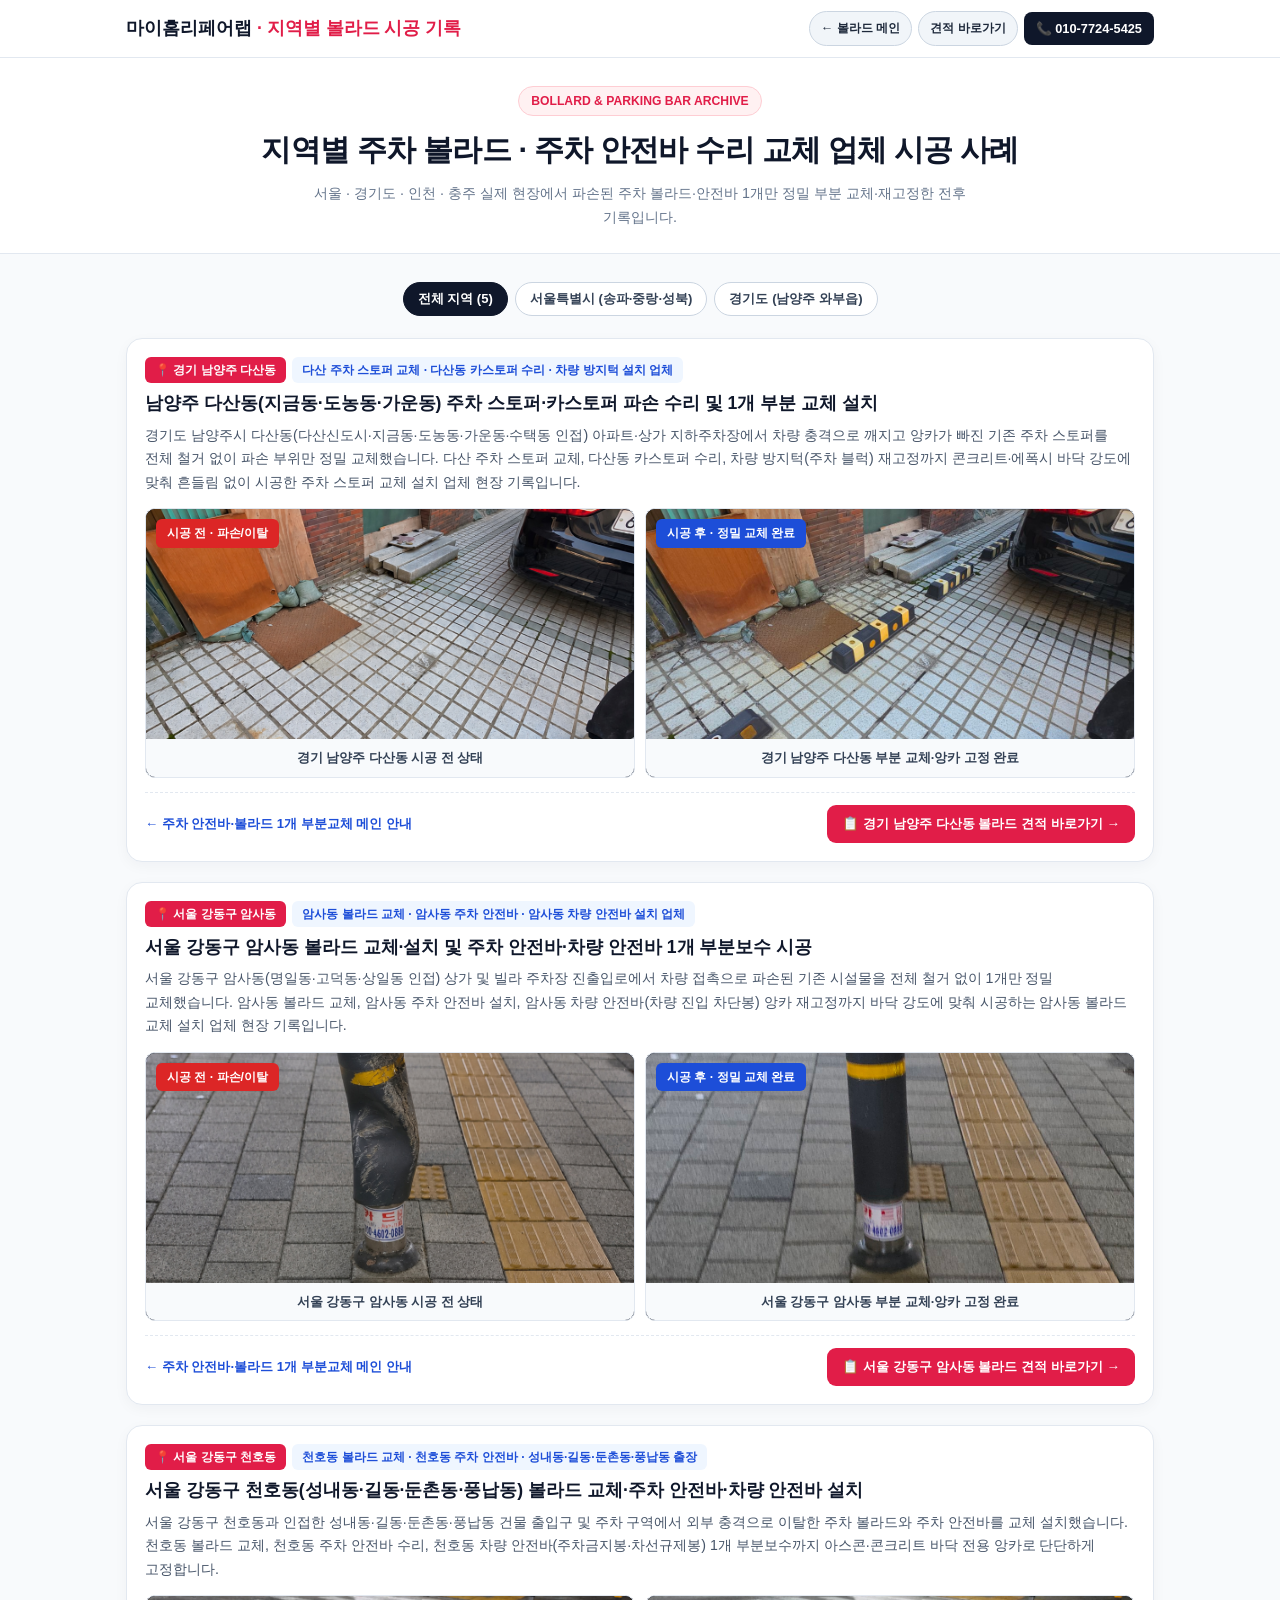
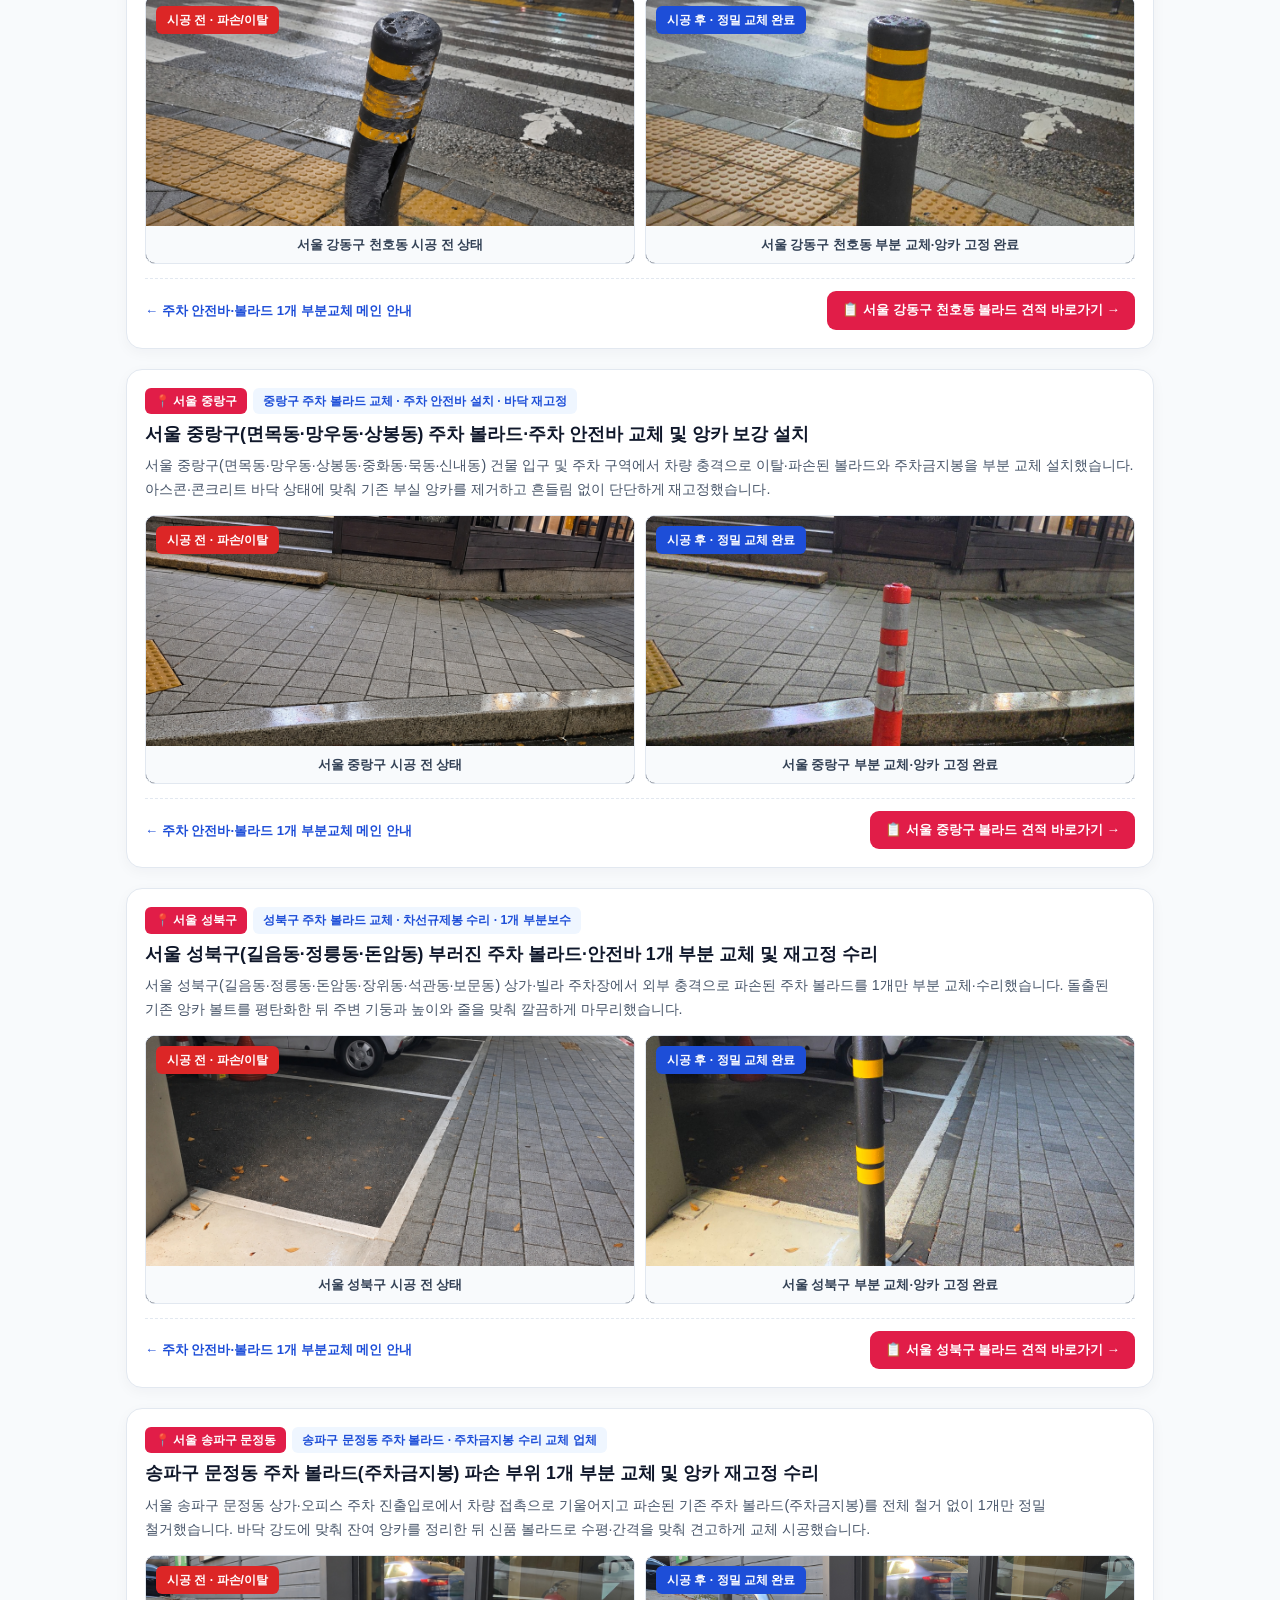
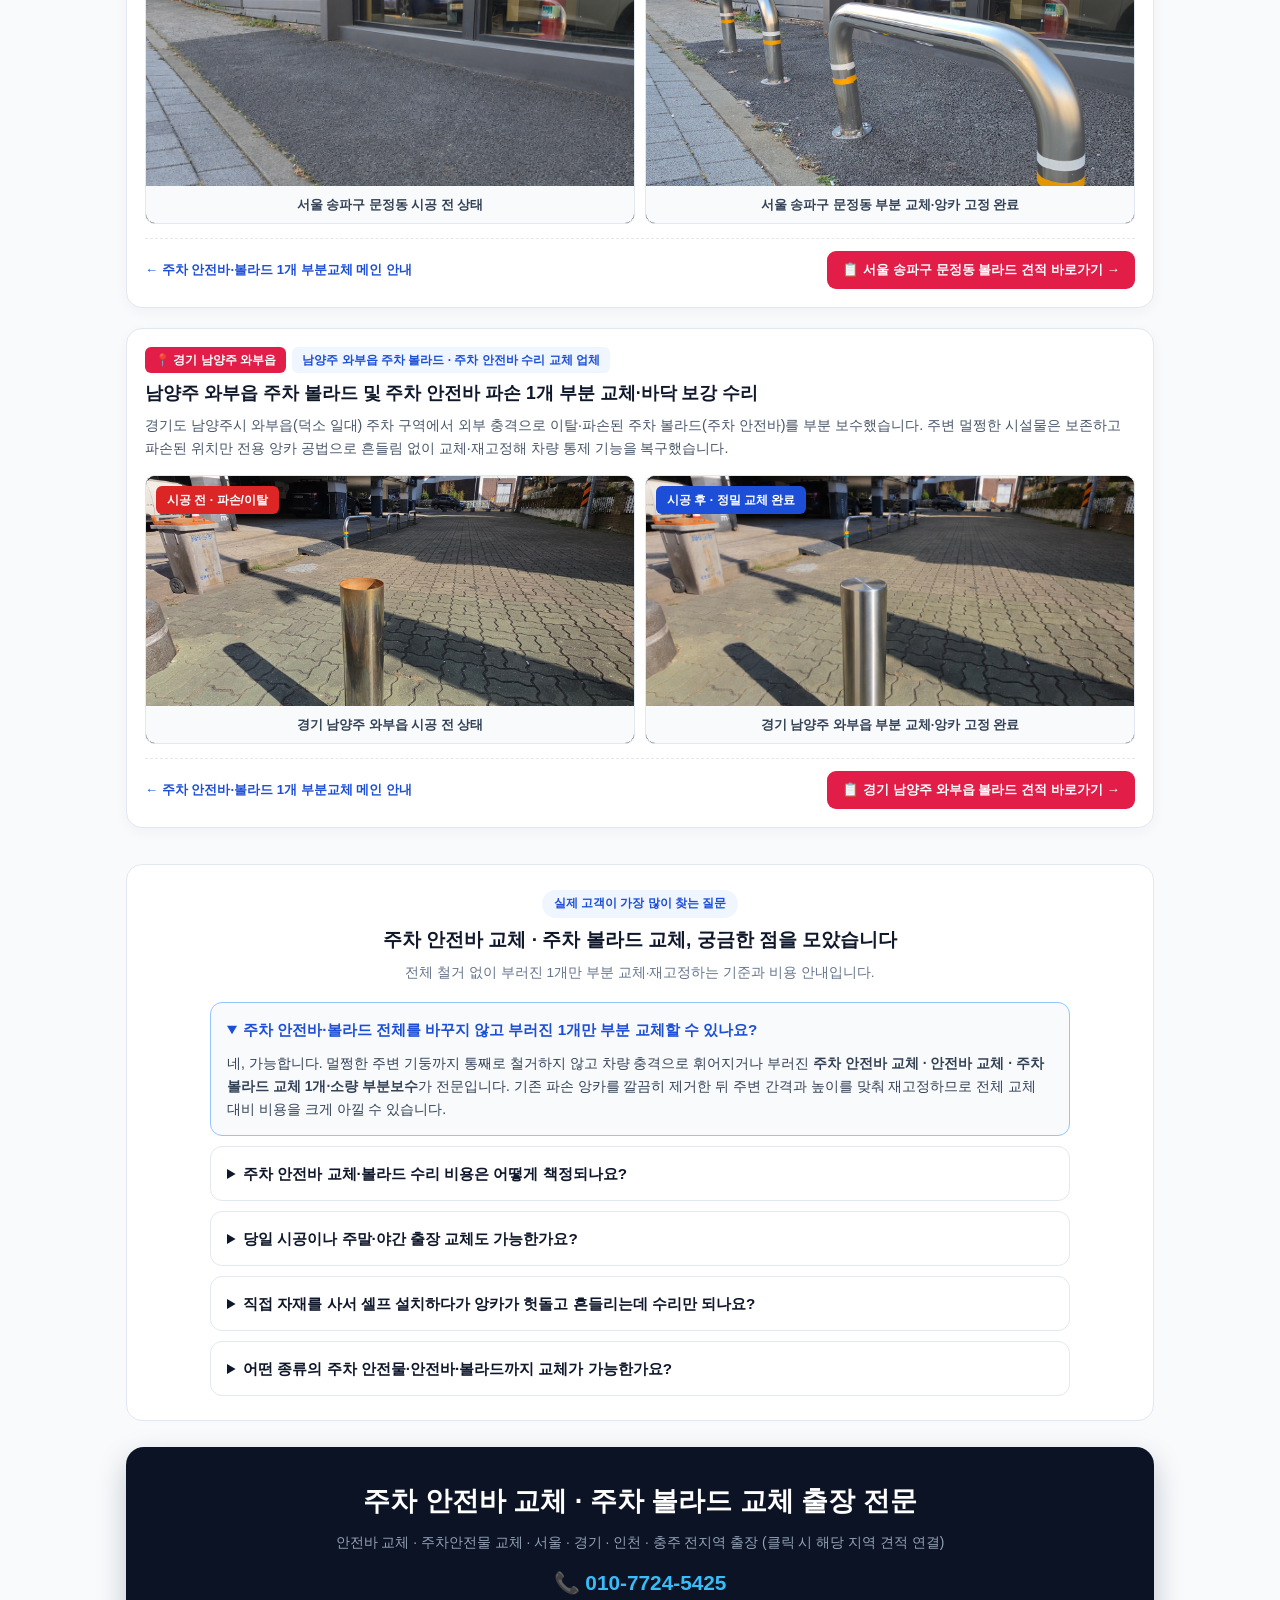
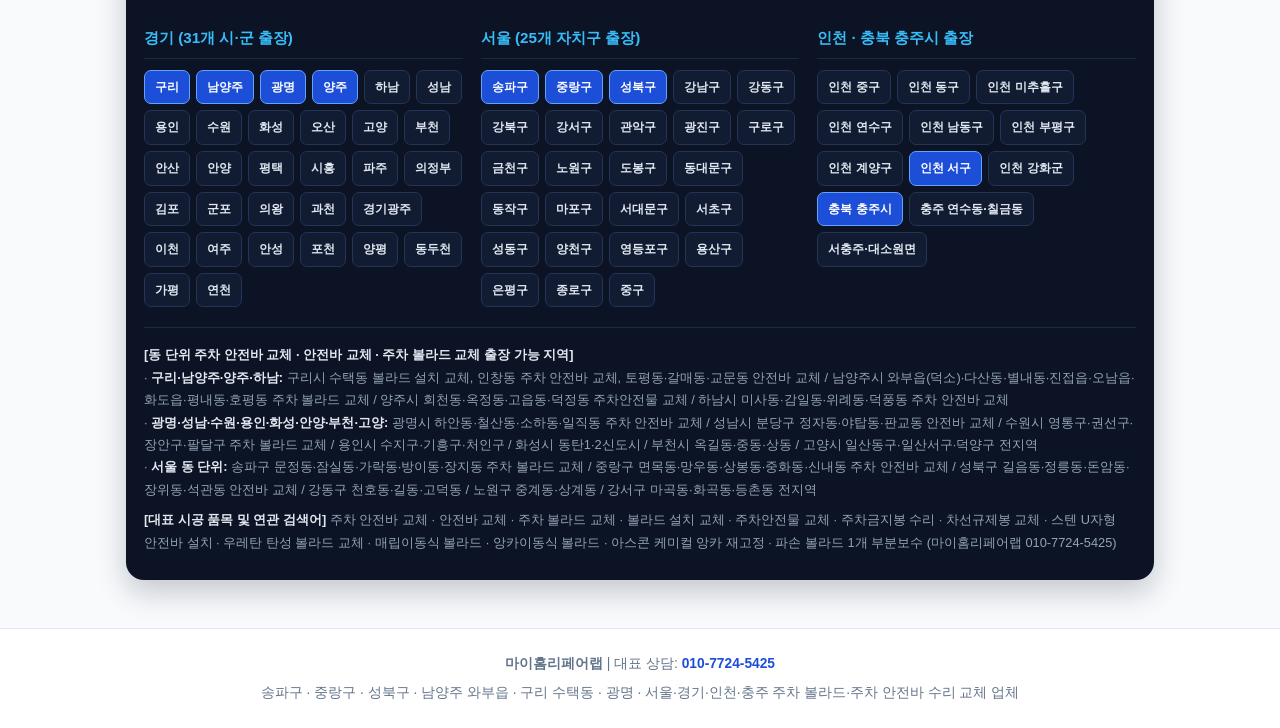
<file: bollard-archive.html>
<!DOCTYPE html>
<html lang="ko">
<head>
  <meta charset="utf-8" />
  <meta name="viewport" content="width=device-width, initial-scale=1" />
  
  <title>볼라드 교체 · 주차 안전바 설치 시공 업체 견적 비교 | 마이홈리페어랩</title>
  <meta name="description" content="전체 철거 없이 파손 볼라드·주차 안전바 1개만 정밀 교체! 시공 업체 견적 비교부터 앙카 재고정·매립이동식 실제 전후 사진까지 확인하세요. 서울·경기·인천·충주 출장 010-7724-5425" />
  <meta name="keywords" content="볼라드 교체, 주차 안전바 설치, 볼라드 시공 업체 견적 비교, 주차 안전바 교체 비용, 안전바 교체 업체, 볼라드 1개 부분교체, 구리 수택동 볼라드 교체, 송파구 볼라드 교체, 중랑구 볼라드 교체, 강동구 암사동 볼라드 교체, 마이홈리페어랩" />
  <meta name="robots" content="index, follow, max-image-preview:large" />
  <link rel="canonical" href="https://organiccej.github.io/bollard-archive.html" />

  <!-- 구글·네이버 검색 결과 대표 썸네일(미리보기 사진) 강제 노출 세팅 -->
  <meta name="image" content="https://organiccej.github.io/assets/bollard_after.jpg" />
  <meta property="og:site_name" content="마이홈리페어랩" />
  <meta property="og:locale" content="ko_KR" />
  <meta property="og:type" content="website" />
  <meta property="og:title" content="볼라드 교체 · 주차 안전바 설치 시공 업체 견적 비교 | 마이홈리페어랩" />
  <meta property="og:description" content="전체 철거 없이 부러진 볼라드·주차 안전바 1개만 교체! 시공 업체 견적 비교 및 현장 전후 사진 확인 (010-7724-5425)" />
  <meta property="og:url" content="https://organiccej.github.io/bollard-archive.html" />
  <meta property="og:image" content="https://organiccej.github.io/assets/bollard_after.jpg" />
  <meta property="og:image:secure_url" content="https://organiccej.github.io/assets/bollard_after.jpg" />
  <meta property="og:image:type" content="image/jpeg" />
  <meta property="og:image:width" content="1200" />
  <meta property="og:image:height" content="630" />
  <meta property="og:image:alt" content="마이홈리페어랩 파손 볼라드 및 주차 안전바 교체 완료 대표 사진" />

  <meta name="twitter:card" content="summary_large_image" />
  <meta name="twitter:title" content="볼라드 교체 · 주차 안전바 설치 시공 업체 견적 비교" />
  <meta name="twitter:description" content="파손 볼라드 1개 부분교체 · 시공 업체 견적 비교 및 실제 전후 사진 모음." />
  <meta name="twitter:image" content="https://organiccej.github.io/assets/bollard_after.jpg" />

  <!-- 구조화 데이터: 검색 결과 대표 이미지 및 업체 견적 비교 연결 -->
  <script type="application/ld+json">
  {
    "@context": "https://schema.org",
    "@graph": [
      {
        "@type": "WebPage",
        "@id": "https://organiccej.github.io/bollard-archive.html#webpage",
        "url": "https://organiccej.github.io/bollard-archive.html",
        "name": "볼라드 교체 · 주차 안전바 설치 시공 업체 견적 비교 | 마이홈리페어랩",
        "inLanguage": "ko-KR",
        "primaryImageOfPage": {
          "@type": "ImageObject",
          "url": "https://organiccej.github.io/assets/bollard_after.jpg",
          "width": 1200,
          "height": 630
        }
      },
      {
        "@type": "HomeAndConstructionBusiness",
        "name": "마이홈리페어랩",
        "url": "https://organiccej.github.io/bollard-archive.html",
        "telephone": "010-7724-5425",
        "image": [
          "https://organiccej.github.io/assets/bollard_after.jpg",
          "https://organiccej.github.io/assets/songpa_bollard_after.jpg",
          "https://organiccej.github.io/assets/jungnang_bollard_after.jpg"
        ]
      }
    ]
  }
  </script>

  

  <style>
    :root { --primary:#1d4ed8; --navy:#0f172a; --red:#e11d48; --teal:#0d9488; --bg:#f8fafc; --white:#ffffff; --text:#1e293b; --muted:#64748b; --border:#e2e8f0; }
    * { box-sizing:border-box; }
    body { margin:0; font-family:-apple-system,BlinkMacSystemFont,"Apple SD Gothic Neo","Pretendard","Malgun Gothic",sans-serif; background:var(--bg); color:var(--text); line-height:1.65; word-break:keep-all; }
    a { color:inherit; text-decoration:none; }
    .container { max-width:1060px; margin:0 auto; padding:0 16px; }
    .header { position:sticky; top:0; z-index:100; background:rgba(255,255,255,0.96); backdrop-filter:blur(10px); border-bottom:1px solid var(--border); }
    .header-inner { display:flex; align-items:center; justify-content:space-between; padding:11px 16px; gap:8px; flex-wrap:wrap; }
    .logo { font-size:1.1rem; font-weight:900; color:var(--navy); }
    .logo span { color:var(--red); }
    .nav-btns { display:flex; gap:6px; align-items:center; }
    .pill-btn { background:#f1f5f9; border:1px solid #cbd5e1; padding:6px 11px; border-radius:999px; font-size:0.78rem; font-weight:800; white-space:nowrap; }
    .call-btn { background:var(--navy); color:#fff; padding:6px 12px; border-radius:8px; font-size:0.8rem; font-weight:800; white-space:nowrap; }
    .hero { background:var(--white); border-bottom:1px solid var(--border); padding:28px 0 24px; text-align:center; }
    .hero-tag { display:inline-block; font-size:0.76rem; font-weight:800; color:var(--red); background:#fff1f2; border:1px solid #fecdd3; padding:4px 12px; border-radius:999px; margin-bottom:8px; }
    h1 { font-size:clamp(1.3rem,3vw,1.9rem); font-weight:900; color:var(--navy); margin:0 0 8px; letter-spacing:-0.025em; }
    .hero p { font-size:0.9rem; color:var(--muted); margin:0 auto; max-width:660px; }
    .sec { padding:28px 0 48px; }
    .filter-bar { display:flex; flex-wrap:wrap; justify-content:center; gap:7px; margin-bottom:22px; }
    .filter-btn { background:#fff; border:1px solid #cbd5e1; color:#334155; padding:7px 14px; border-radius:999px; font-size:0.82rem; font-weight:800; cursor:pointer; }
    .filter-btn.active, .filter-btn:hover { background:var(--navy); color:#fff; border-color:var(--navy); }
    .case-list { display:flex; flex-direction:column; gap:20px; }
    .case-item { background:#fff; border:1px solid var(--border); border-radius:16px; padding:18px; box-shadow:0 4px 14px rgba(15,23,42,0.04); }
    .case-meta { display:flex; flex-wrap:wrap; gap:6px; align-items:center; margin-bottom:8px; }
    .badge-loc { background:var(--red); color:#fff; font-size:0.76rem; font-weight:800; padding:3px 10px; border-radius:6px; }
    .badge-kw { background:#eff6ff; color:var(--primary); font-size:0.76rem; font-weight:800; padding:3px 10px; border-radius:6px; }
    .case-item h2 { font-size:1.1rem; font-weight:900; color:var(--navy); margin:0 0 8px; line-height:1.4; }
    .case-item p { font-size:0.89rem; color:#475569; margin:0 0 14px; line-height:1.65; }

    /* 모바일에서도 시공 전/후 사진이 좌우 2열로 한눈에 비교되도록 고정 */
    .ba-grid { display:grid !important; grid-template-columns:repeat(2,1fr) !important; gap:10px !important; }
    .ba-fig { margin:0; position:relative; border-radius:10px; overflow:hidden; border:1px solid var(--border); background:#0f172a; }
    .ba-fig img { width:100%; height:230px; object-fit:cover; display:block; }
    @media (max-width:640px) {
      .ba-fig img { height:150px !important; }
      .ba-tag { top:6px !important; left:6px !important; padding:2px 8px !important; font-size:0.68rem !important; }
      .ba-fig figcaption { padding:6px 6px !important; font-size:0.74rem !important; }
    }
    .ba-tag { position:absolute; top:10px; left:10px; padding:4px 11px; border-radius:6px; font-size:0.76rem; font-weight:800; color:#fff; background:#dc2626; }
    .ba-tag.after { background:var(--primary); }
    .ba-fig figcaption { background:#f8fafc; padding:8px 10px; font-size:0.8rem; font-weight:700; color:#334155; text-align:center; }
    .case-foot { margin-top:14px; padding-top:12px; border-top:1px dashed var(--border); display:flex; flex-wrap:wrap; justify-content:space-between; align-items:center; gap:8px; }
    .cta-sm { background:var(--red); color:#fff; padding:8px 15px; border-radius:9px; font-size:0.84rem; font-weight:800; }
    .main-seo-link { font-size:0.82rem; font-weight:800; color:var(--primary); }

    /* 하단 SEO Q&A 및 다크 네이비 지역 그리드 스타일 */
    .seo-qa-sec { margin-top:36px; background:#ffffff; border:1px solid var(--border); border-radius:16px; padding:24px 18px; }
    .seo-qa-list { display:flex; flex-direction:column; gap:10px; max-width:860px; margin:0 auto; }
    .seo-qa-item { background:#ffffff; border:1px solid var(--border); border-radius:12px; padding:14px 16px; }
    .seo-qa-item[open] { border-color:#93c5fd; background:#f8fafc; }
    .seo-qa-item summary { font-size:0.95rem; font-weight:800; color:var(--navy); cursor:pointer; }
    .seo-qa-item[open] summary { color:var(--primary); }
    .seo-qa-item p { margin:10px 0 0; font-size:0.87rem; color:#334155; line-height:1.65; }

    .dark-seo-box { margin-top:26px; background:#0b1324; color:#ffffff; border-radius:18px; padding:32px 18px 26px; box-shadow:0 12px 30px rgba(11,19,36,0.22); }
    .dark-seo-cols { display:grid; grid-template-columns:repeat(3,1fr); gap:18px; }
    @media (max-width:860px) { .dark-seo-cols { grid-template-columns:1fr; } }
    .dark-col-head { font-size:0.95rem; font-weight:900; color:#38bdf8; padding-bottom:8px; margin:0 0 11px; border-bottom:1px solid #1e293b; }
    .dark-chip-grid { display:flex; flex-wrap:wrap; gap:6px; }
    .dark-chip { display:inline-block; background:#111c33; border:1px solid #243454; color:#e2e8f0; font-size:0.78rem; font-weight:700; padding:6px 10px; border-radius:7px; }
    .dark-chip:hover, .dark-chip.is-highlight { background:#1d4ed8; border-color:#60a5fa; color:#ffffff; }
    .dong-detail-box { margin-top:20px; padding-top:16px; border-top:1px solid #1e293b; font-size:0.8rem; color:#94a3b8; line-height:1.75; }
    .dong-detail-box strong { color:#e2e8f0; }
  </style>
</head>
<body>

  <header class="header">
    <div class="container header-inner">
      <a class="logo" href="index.html">마이홈리페어랩 <span>· 지역별 볼라드 시공 기록</span></a>
      <div class="nav-btns">
        <a class="pill-btn" href="index.html">← 볼라드 메인</a>
        <a class="pill-btn" href="index.html#quick-quote">견적 바로가기</a>
        <a class="call-btn" href="tel:010-7724-5425">📞 010-7724-5425</a>
      </div>
    </div>
  </header>

  <section class="hero">
    <div class="container">
      <span class="hero-tag">BOLLARD &amp; PARKING BAR ARCHIVE</span>
      <h1>지역별 주차 볼라드 · 주차 안전바 수리 교체 업체 시공 사례</h1>
      <p>서울 · 경기도 · 인천 · 충주 실제 현장에서 파손된 주차 볼라드·안전바 1개만 정밀 부분 교체·재고정한 전후 기록입니다.</p>
    </div>
  </section>

  <main class="sec">
    <div class="container">
      <div class="filter-bar" id="bollard-filters">
        <button type="button" class="filter-btn active" data-area="all">전체 지역 (5)</button>
        <button type="button" class="filter-btn" data-area="seoul">서울특별시 (송파·중랑·성북)</button>
        <button type="button" class="filter-btn" data-area="gyeonggi">경기도 (남양주 와부읍)</button>
      </div>

      <!-- 기존 아카이빙 사례 리스트 (앞으로도 계속 여기에 누적) -->
      <div class="case-list" id="bollard-case-list"></div>

      <!-- 하단 추가 1: 고객 실제 검색 질문형 SEO Q&A -->
      <section class="seo-qa-sec" aria-label="주차 안전바 및 주차 볼라드 교체 자주 묻는 질문">
        <div style="text-align:center; margin-bottom:18px;">
          <span style="display:inline-block; font-size:0.75rem; font-weight:800; color:#1d4ed8; background:#eff6ff; padding:4px 12px; border-radius:999px; margin-bottom:6px;">실제 고객이 가장 많이 찾는 질문</span>
          <h2 style="font-size:1.2rem; font-weight:900; color:#0f172a; margin:0 0 6px;">주차 안전바 교체 · 주차 볼라드 교체, 궁금한 점을 모았습니다</h2>
          <p style="font-size:0.85rem; color:#64748b; margin:0;">전체 철거 없이 부러진 1개만 부분 교체·재고정하는 기준과 비용 안내입니다.</p>
        </div>

        <div class="seo-qa-list">
          <details class="seo-qa-item" open>
            <summary>주차 안전바·볼라드 전체를 바꾸지 않고 부러진 1개만 부분 교체할 수 있나요?</summary>
            <p>네, 가능합니다. 멀쩡한 주변 기둥까지 통째로 철거하지 않고 차량 충격으로 휘어지거나 부러진 <strong>주차 안전바 교체 · 안전바 교체 · 주차 볼라드 교체 1개·소량 부분보수</strong>가 전문입니다. 기존 파손 앙카를 깔끔히 제거한 뒤 주변 간격과 높이를 맞춰 재고정하므로 전체 교체 대비 비용을 크게 아낄 수 있습니다.</p>
          </details>

          <details class="seo-qa-item">
            <summary>주차 안전바 교체·볼라드 수리 비용은 어떻게 책정되나요?</summary>
            <p>① <strong>고정 방식</strong>(앙카식·매립이동식·U자형 안전바·탄성 규제봉), ② <strong>바닥 재질</strong>(아스콘·콘크리트·보도블록), ③ <strong>기존 파손 볼트 제거 및 코어 천공 여부</strong>에 따라 결정됩니다. 현장 사진 2장(전체 위치 1장 + 파손 부위 1장)과 지역명을 문자로 보내주시면 출장비 포함 확정 견적을 바로 안내해 드립니다.</p>
          </details>

          <details class="seo-qa-item">
            <summary>당일 시공이나 주말·야간 출장 교체도 가능한가요?</summary>
            <p>네, 표준 규격 스텐 볼라드·우레탄 탄성봉·주차 안전바 자재를 상시 보유하고 있어 일정 조율 시 <strong>당일 긴급 출장</strong>이 가능하며, 평일 낮 차량 통제가 어려운 상가·빌라·물류센터 주차장은 <strong>주말 및 야간 예약 시공</strong>을 지원합니다.</p>
          </details>

          <details class="seo-qa-item">
            <summary>직접 자재를 사서 셀프 설치하다가 앙카가 헛돌고 흔들리는데 수리만 되나요?</summary>
            <p>네, 아스콘이나 얇은 보도블록 바닥은 일반 세트 앙카로 시공하면 쉽게 빠집니다. 기존 부실 앙카를 정리한 뒤 바닥 깊이와 강도에 맞는 <strong>케미컬 앙카·매립관 보강 공법</strong>으로 흔들림 없이 재고정해 드립니다.</p>
          </details>

          <details class="seo-qa-item">
            <summary>어떤 종류의 주차 안전물·안전바·볼라드까지 교체가 가능한가요?</summary>
            <p><strong>주차 안전바 교체, 안전바 교체, 주차 볼라드 교체, 주차금지봉 수리, 차선규제봉 설치, U자형 스텐 안전바, 매립이동식·앙카이동식 볼라드, 자물쇠·체인 연결형 주차 차단봉</strong>까지 현장 규격에 맞춰 모두 시공합니다.</p>
          </details>
        </div>
      </section>

      <!-- 하단 추가 2: 다크 네이비 광역·시·군·구·동 SEO 출장 그리드 -->
      <section class="dark-seo-box" aria-label="서울 경기 인천 충주 주차 안전바 및 볼라드 교체 출장 지역">
        <div style="text-align:center; margin-bottom:24px;">
          <h2 style="font-size:clamp(1.28rem,3vw,1.68rem); font-weight:900; color:#ffffff; margin:0 0 8px;">
            주차 안전바 교체 · 주차 볼라드 교체 출장 전문
          </h2>
          <p style="font-size:0.86rem; color:#94a3b8; margin:0 0 12px;">
            안전바 교체 · 주차안전물 교체 · 서울 · 경기 · 인천 · 충주 전지역 출장 (클릭 시 해당 지역 견적 연결)
          </p>
          <a href="tel:010-7724-5425" style="display:inline-flex; align-items:center; gap:8px; font-size:1.3rem; font-weight:900; color:#38bdf8;">
            📞 010-7724-5425
          </a>
        </div>

        <div class="dark-seo-cols">
          <div>
            <h3 class="dark-col-head">경기 (31개 시·군 출장)</h3>
            <div class="dark-chip-grid">
              <a class="dark-chip is-highlight" href="index.html?region=%EA%B5%AC%EB%A6%AC%EC%8B%9C%20%EC%88%98%ED%83%9D%EB%8F%99#quick-quote">구리</a>
              <a class="dark-chip is-highlight" href="index.html?region=%EB%82%A8%EC%96%91%EC%A3%BC%EC%8B%9C%20%EC%99%80%EB%B6%80%EC%9D%8D#quick-quote">남양주</a>
              <a class="dark-chip is-highlight" href="index.html?region=%EA%B4%91%EB%AA%85%EC%8B%9C%20%ED%95%98%EC%95%88%EB%8F%99#quick-quote">광명</a>
              <a class="dark-chip is-highlight" href="index.html?region=%EC%96%91%EC%A3%BC%EC%8B%9C%20%ED%9A%8C%EC%B2%9C%EB%8F%99#quick-quote">양주</a>
              <a class="dark-chip" href="index.html?region=%ED%95%98%EB%82%A8%EC%8B%9C#quick-quote">하남</a>
              <a class="dark-chip" href="index.html?region=%EC%84%B1%EB%82%A8%EC%8B%9C#quick-quote">성남</a>
              <a class="dark-chip" href="index.html?region=%EC%9A%A9%EC%9D%B8%EC%8B%9C#quick-quote">용인</a>
              <a class="dark-chip" href="index.html?region=%EC%88%98%EC%9B%90%EC%8B%9C#quick-quote">수원</a>
              <a class="dark-chip" href="index.html?region=%ED%99%94%EC%84%B1%EC%8B%9C#quick-quote">화성</a>
              <a class="dark-chip" href="index.html?region=%EC%98%A4%EC%82%B0%EC%8B%9C#quick-quote">오산</a>
              <a class="dark-chip" href="index.html?region=%EA%B3%A0%EC%96%91%EC%8B%9C#quick-quote">고양</a>
              <a class="dark-chip" href="index.html?region=%EB%B6%80%EC%B2%9C%EC%8B%9C#quick-quote">부천</a>
              <a class="dark-chip" href="index.html?region=%EC%95%88%EC%82%B0%EC%8B%9C#quick-quote">안산</a>
              <a class="dark-chip" href="index.html?region=%EC%95%88%EC%96%91%EC%8B%9C#quick-quote">안양</a>
              <a class="dark-chip" href="index.html?region=%ED%8F%89%ED%83%9D%EC%8B%9C#quick-quote">평택</a>
              <a class="dark-chip" href="index.html?region=%EC%8B%9C%ED%9D%A5%EC%8B%9C#quick-quote">시흥</a>
              <a class="dark-chip" href="index.html?region=%ED%8C%8C%EC%A3%BC%EC%8B%9C#quick-quote">파주</a>
              <a class="dark-chip" href="index.html?region=%EC%9D%98%EC%A0%95%EB%B6%80%EC%8B%9C#quick-quote">의정부</a>
              <a class="dark-chip" href="index.html?region=%EA%B9%80%ED%8F%AC%EC%8B%9C#quick-quote">김포</a>
              <a class="dark-chip" href="index.html?region=%EA%B5%B0%ED%8F%AC%EC%8B%9C#quick-quote">군포</a>
              <a class="dark-chip" href="index.html?region=%EC%9D%98%EC%99%95%EC%8B%9C#quick-quote">의왕</a>
              <a class="dark-chip" href="index.html?region=%EA%B3%BC%EC%B2%9C%EC%8B%9C#quick-quote">과천</a>
              <a class="dark-chip" href="index.html?region=%EA%B4%91%EC%A3%BC%EC%8B%9C#quick-quote">경기광주</a>
              <a class="dark-chip" href="index.html?region=%EC%9D%B4%EC%B2%9C%EC%8B%9C#quick-quote">이천</a>
              <a class="dark-chip" href="index.html?region=%EC%97%AC%EC%A3%BC%EC%8B%9C#quick-quote">여주</a>
              <a class="dark-chip" href="index.html?region=%EC%95%88%EC%84%B1%EC%8B%9C#quick-quote">안성</a>
              <a class="dark-chip" href="index.html?region=%ED%8F%AC%EC%B2%9C%EC%8B%9C#quick-quote">포천</a>
              <a class="dark-chip" href="index.html?region=%EC%96%91%ED%8F%89%EA%B5%B0#quick-quote">양평</a>
              <a class="dark-chip" href="index.html?region=%EB%8F%99%EB%91%90%EC%B2%9C%EC%8B%9C#quick-quote">동두천</a>
              <a class="dark-chip" href="index.html?region=%EA%B0%80%ED%8F%89%EA%B5%B0#quick-quote">가평</a>
              <a class="dark-chip" href="index.html?region=%EC%97%B0%EC%B2%9C%EA%B5%B0#quick-quote">연천</a>
            </div>
          </div>

          <div>
            <h3 class="dark-col-head">서울 (25개 자치구 출장)</h3>
            <div class="dark-chip-grid">
              <a class="dark-chip is-highlight" href="index.html?region=%EC%84%9C%EC%9A%B8%20%EC%86%A1%ED%8C%8C%EA%B5%AC#quick-quote">송파구</a>
              <a class="dark-chip is-highlight" href="index.html?region=%EC%84%9C%EC%9A%B8%20%EC%A4%91%EB%9E%91%EA%B5%AC#quick-quote">중랑구</a>
              <a class="dark-chip is-highlight" href="index.html?region=%EC%84%9C%EC%9A%B8%20%EC%84%B1%EB%B6%81%EA%B5%AC#quick-quote">성북구</a>
              <a class="dark-chip" href="index.html?region=%EC%84%9C%EC%9A%B8%20%EA%B0%95%EB%82%A8%EA%B5%AC#quick-quote">강남구</a>
              <a class="dark-chip" href="index.html?region=%EC%84%9C%EC%9A%B8%20%EA%B0%95%EB%8F%99%EA%B5%AC#quick-quote">강동구</a>
              <a class="dark-chip" href="index.html?region=%EC%84%9C%EC%9A%B8%20%EA%B0%95%EB%B6%81%EA%B5%AC#quick-quote">강북구</a>
              <a class="dark-chip" href="index.html?region=%EC%84%9C%EC%9A%B8%20%EA%B0%95%EC%84%9C%EA%B5%AC#quick-quote">강서구</a>
              <a class="dark-chip" href="index.html?region=%EC%84%9C%EC%9A%B8%20%EA%B4%80%EC%95%85%EA%B5%AC#quick-quote">관악구</a>
              <a class="dark-chip" href="index.html?region=%EC%84%9C%EC%9A%B8%20%EA%B4%91%EC%A7%84%EA%B5%AC#quick-quote">광진구</a>
              <a class="dark-chip" href="index.html?region=%EC%84%9C%EC%9A%B8%20%EA%B5%AC%EB%A1%9C%EA%B5%AC#quick-quote">구로구</a>
              <a class="dark-chip" href="index.html?region=%EC%84%9C%EC%9A%B8%20%EA%B8%88%EC%B2%9C%EA%B5%AC#quick-quote">금천구</a>
              <a class="dark-chip" href="index.html?region=%EC%84%9C%EC%9A%B8%20%EB%85%B8%EC%9B%90%EA%B5%AC#quick-quote">노원구</a>
              <a class="dark-chip" href="index.html?region=%EC%84%9C%EC%9A%B8%20%EB%8F%84%EB%B4%89%EA%B5%AC#quick-quote">도봉구</a>
              <a class="dark-chip" href="index.html?region=%EC%84%9C%EC%9A%B8%20%EB%8F%99%EB%8C%80%EB%AC%B8%EA%B5%AC#quick-quote">동대문구</a>
              <a class="dark-chip" href="index.html?region=%EC%84%9C%EC%9A%B8%20%EB%8F%99%EC%9E%91%EA%B5%AC#quick-quote">동작구</a>
              <a class="dark-chip" href="index.html?region=%EC%84%9C%EC%9A%B8%20%EB%A7%88%ED%8F%AC%EA%B5%AC#quick-quote">마포구</a>
              <a class="dark-chip" href="index.html?region=%EC%84%9C%EC%9A%B8%20%EC%84%9C%EB%8C%80%EB%AC%B8%EA%B5%AC#quick-quote">서대문구</a>
              <a class="dark-chip" href="index.html?region=%EC%84%9C%EC%9A%B8%20%EC%84%9C%EC%B4%88%EA%B5%AC#quick-quote">서초구</a>
              <a class="dark-chip" href="index.html?region=%EC%84%9C%EC%9A%B8%20%EC%84%B1%EB%8F%99%EA%B5%AC#quick-quote">성동구</a>
              <a class="dark-chip" href="index.html?region=%EC%84%9C%EC%9A%B8%20%EC%96%91%EC%B2%9C%EA%B5%AC#quick-quote">양천구</a>
              <a class="dark-chip" href="index.html?region=%EC%84%9C%EC%9A%B8%20%EC%98%81%EB%93%B1%ED%8F%AC%EA%B5%AC#quick-quote">영등포구</a>
              <a class="dark-chip" href="index.html?region=%EC%84%9C%EC%9A%B8%20%EC%9A%A9%EC%82%B0%EA%B5%AC#quick-quote">용산구</a>
              <a class="dark-chip" href="index.html?region=%EC%84%9C%EC%9A%B8%20%EC%9D%80%ED%8F%89%EA%B5%AC#quick-quote">은평구</a>
              <a class="dark-chip" href="index.html?region=%EC%84%9C%EC%9A%B8%20%EC%A2%85%EB%A1%9C%EA%B5%AC#quick-quote">종로구</a>
              <a class="dark-chip" href="index.html?region=%EC%84%9C%EC%9A%B8%20%EC%A4%91%EA%B5%AC#quick-quote">중구</a>
            </div>
          </div>

          <div>
            <h3 class="dark-col-head">인천 · 충북 충주시 출장</h3>
            <div class="dark-chip-grid">
              <a class="dark-chip" href="index.html?region=%EC%9D%B8%EC%B2%9C%20%EC%A4%91%EA%B5%AC#quick-quote">인천 중구</a>
              <a class="dark-chip" href="index.html?region=%EC%9D%B8%EC%B2%9C%20%EB%8F%99%EA%B5%AC#quick-quote">인천 동구</a>
              <a class="dark-chip" href="index.html?region=%EC%9D%B8%EC%B2%9C%20%EB%AF%B8%EC%B6%94%ED%99%80%EA%B5%AC#quick-quote">인천 미추홀구</a>
              <a class="dark-chip" href="index.html?region=%EC%9D%B8%EC%B2%9C%20%EC%97%B0%EC%88%98%EA%B5%AC#quick-quote">인천 연수구</a>
              <a class="dark-chip" href="index.html?region=%EC%9D%B8%EC%B2%9C%20%EB%82%A8%EB%8F%99%EA%B5%AC#quick-quote">인천 남동구</a>
              <a class="dark-chip" href="index.html?region=%EC%9D%B8%EC%B2%9C%20%EB%B6%80%ED%8F%89%EA%B5%AC#quick-quote">인천 부평구</a>
              <a class="dark-chip" href="index.html?region=%EC%9D%B8%EC%B2%9C%20%EA%B3%84%EC%96%91%EA%B5%AC#quick-quote">인천 계양구</a>
              <a class="dark-chip is-highlight" href="index.html?region=%EC%9D%B8%EC%B2%9C%20%EC%84%9C%EA%B5%AC#quick-quote">인천 서구</a>
              <a class="dark-chip" href="index.html?region=%EC%9D%B8%EC%B2%9C%20%EA%B0%95%ED%99%94%EA%B5%B0#quick-quote">인천 강화군</a>
              <a class="dark-chip is-highlight" href="index.html?region=%EC%B6%A9%EB%B6%81%20%EC%B6%A9%EC%A3%BC%EC%8B%9C#quick-quote">충북 충주시</a>
              <a class="dark-chip" href="index.html?region=%EC%B6%A9%EC%A3%BC%EC%8B%9C%20%EC%97%B0%EC%88%98%EB%8F%99#quick-quote">충주 연수동·칠금동</a>
              <a class="dark-chip" href="index.html?region=%EC%B6%A9%EC%A3%BC%EC%8B%9C%20%EB%8C%80%EC%86%8C%EC%9B%90%EB%A9%B4#quick-quote">서충주·대소원면</a>
            </div>
          </div>
        </div>

        <div class="dong-detail-box">
          <p style="margin:0 0 8px;">
            <strong>[동 단위 주차 안전바 교체 · 안전바 교체 · 주차 볼라드 교체 출장 가능 지역]</strong><br />
            · <strong>구리·남양주·양주·하남:</strong> 구리시 수택동 볼라드 설치 교체, 인창동 주차 안전바 교체, 토평동·갈매동·교문동 안전바 교체 / 남양주시 와부읍(덕소)·다산동·별내동·진접읍·오남읍·화도읍·평내동·호평동 주차 볼라드 교체 / 양주시 회천동·옥정동·고읍동·덕정동 주차안전물 교체 / 하남시 미사동·감일동·위례동·덕풍동 주차 안전바 교체<br />
            · <strong>광명·성남·수원·용인·화성·안양·부천·고양:</strong> 광명시 하안동·철산동·소하동·일직동 주차 안전바 교체 / 성남시 분당구 정자동·야탑동·판교동 안전바 교체 / 수원시 영통구·권선구·장안구·팔달구 주차 볼라드 교체 / 용인시 수지구·기흥구·처인구 / 화성시 동탄1·2신도시 / 부천시 옥길동·중동·상동 / 고양시 일산동구·일산서구·덕양구 전지역<br />
            · <strong>서울 동 단위:</strong> 송파구 문정동·잠실동·가락동·방이동·장지동 주차 볼라드 교체 / 중랑구 면목동·망우동·상봉동·중화동·신내동 주차 안전바 교체 / 성북구 길음동·정릉동·돈암동·장위동·석관동 안전바 교체 / 강동구 천호동·길동·고덕동 / 노원구 중계동·상계동 / 강서구 마곡동·화곡동·등촌동 전지역
          </p>
          <p style="margin:0;">
            <strong>[대표 시공 품목 및 연관 검색어]</strong>
            주차 안전바 교체 · 안전바 교체 · 주차 볼라드 교체 · 볼라드 설치 교체 · 주차안전물 교체 · 주차금지봉 수리 · 차선규제봉 교체 · 스텐 U자형 안전바 설치 · 우레탄 탄성 볼라드 교체 · 매립이동식 볼라드 · 앙카이동식 볼라드 · 아스콘 케미컬 앙카 재고정 · 파손 볼라드 1개 부분보수 (마이홈리페어랩 010-7724-5425)
          </p>
        </div>
      </section>
    </div>
  </main>

  <footer style="background:#fff; border-top:1px solid var(--border); padding:24px 18px; text-align:center; font-size:0.86rem; color:var(--muted);">
    <p style="margin:0 0 6px;"><strong>마이홈리페어랩</strong> | 대표 상담: <a href="tel:010-7724-5425" style="color:var(--primary); font-weight:700;">010-7724-5425</a></p>
    <p style="margin:0;">송파구 · 중랑구 · 성북구 · 남양주 와부읍 · 구리 수택동 · 광명 · 서울·경기·인천·충주 주차 볼라드·주차 안전바 수리 교체 업체</p>
  </footer>

  <script>
    // 기존 아카이빙 사례 데이터 (새로운 지역 사례가 생길 때마다 맨 위에 1블록씩 추가!)
    const BOLLARD_CASES = [

      {
        area: "gyeonggi",
        regionLabel: "경기 남양주 다산동",
        keywordBadge: "다산 주차 스토퍼 교체 · 다산동 카스토퍼 수리 · 차량 방지턱 설치 업체",
        title: "남양주 다산동(지금동·도농동·가운동) 주차 스토퍼·카스토퍼 파손 수리 및 1개 부분 교체 설치",
        desc: "경기도 남양주시 다산동(다산신도시·지금동·도농동·가운동·수택동 인접) 아파트·상가 지하주차장에서 차량 충격으로 깨지고 앙카가 빠진 기존 주차 스토퍼를 전체 철거 없이 파손 부위만 정밀 교체했습니다. 다산 주차 스토퍼 교체, 다산동 카스토퍼 수리, 차량 방지턱(주차 블럭) 재고정까지 콘크리트·에폭시 바닥 강도에 맞춰 흔들림 없이 시공한 주차 스토퍼 교체 설치 업체 현장 기록입니다.",
        beforeImg: "assets/namyangju_dasan_stopper_before.jpg",
        beforeAlt: "다산 주차 스토퍼 교체 다산동 카스토퍼 수리 차량 방지턱 시공 전",
        afterImg: "assets/namyangju_dasan_stopper_after.jpg",
        afterAlt: "다산 주차 스토퍼 교체 설치 업체 남양주 다산동 카스토퍼 시공 후",
        quoteRegion: "남양주시 다산동"
      },
      {
        area: "seoul",
        regionLabel: "서울 강동구 암사동",
        keywordBadge: "암사동 볼라드 교체 · 암사동 주차 안전바 · 암사동 차량 안전바 설치 업체",
        title: "서울 강동구 암사동 볼라드 교체·설치 및 주차 안전바·차량 안전바 1개 부분보수 시공",
        desc: "서울 강동구 암사동(명일동·고덕동·상일동 인접) 상가 및 빌라 주차장 진출입로에서 차량 접촉으로 파손된 기존 시설물을 전체 철거 없이 1개만 정밀 교체했습니다. 암사동 볼라드 교체, 암사동 주차 안전바 설치, 암사동 차량 안전바(차량 진입 차단봉) 앙카 재고정까지 바닥 강도에 맞춰 시공하는 암사동 볼라드 교체 설치 업체 현장 기록입니다.",
        beforeImg: "assets/gangdong_amsa_before.jpg",
        beforeAlt: "암사동 볼라드 교체 암사동 주차 안전바 암사동 차량 안전바 시공 전",
        afterImg: "assets/gangdong_amsa_after.jpg",
        afterAlt: "암사동 볼라드 교체 설치 업체 암사동 주차 안전바 시공 후",
        quoteRegion: "서울 강동구 암사동"
      },
      {
        area: "seoul",
        regionLabel: "서울 강동구 천호동",
        keywordBadge: "천호동 볼라드 교체 · 천호동 주차 안전바 · 성내동·길동·둔촌동·풍납동 출장",
        title: "서울 강동구 천호동(성내동·길동·둔촌동·풍납동) 볼라드 교체·주차 안전바·차량 안전바 설치",
        desc: "서울 강동구 천호동과 인접한 성내동·길동·둔촌동·풍납동 건물 출입구 및 주차 구역에서 외부 충격으로 이탈한 주차 볼라드와 주차 안전바를 교체 설치했습니다. 천호동 볼라드 교체, 천호동 주차 안전바 수리, 천호동 차량 안전바(주차금지봉·차선규제봉) 1개 부분보수까지 아스콘·콘크리트 바닥 전용 앙카로 단단하게 고정합니다.",
        beforeImg: "assets/gangdong_cheonho_before.jpg",
        beforeAlt: "천호동 볼라드 교체 성내동 길동 둔촌동 풍납동 주차 안전바 시공 전",
        afterImg: "assets/gangdong_cheonho_after.jpg",
        afterAlt: "천호동 볼라드 교체 설치 업체 천호동 차량 안전바 시공 후",
        quoteRegion: "서울 강동구 천호동"
      },
      {
        area: "seoul",
        regionLabel: "서울 중랑구",
        keywordBadge: "중랑구 주차 볼라드 교체 · 주차 안전바 설치 · 바닥 재고정",
        title: "서울 중랑구(면목동·망우동·상봉동) 주차 볼라드·주차 안전바 교체 및 앙카 보강 설치",
        desc: "서울 중랑구(면목동·망우동·상봉동·중화동·묵동·신내동) 건물 입구 및 주차 구역에서 차량 충격으로 이탈·파손된 볼라드와 주차금지봉을 부분 교체 설치했습니다. 아스콘·콘크리트 바닥 상태에 맞춰 기존 부실 앙카를 제거하고 흔들림 없이 단단하게 재고정했습니다.",
        beforeImg: "assets/jungnang_bollard_before.jpg",
        beforeAlt: "서울 중랑구 면목동 망우동 상봉동 주차 볼라드 교체 설치 시공 전",
        afterImg: "assets/jungnang_bollard_after.jpg",
        afterAlt: "서울 중랑구 면목동 망우동 상봉동 주차 볼라드 교체 설치 완료 후",
        quoteRegion: "서울 중랑구"
      },
      {
        area: "seoul",
        regionLabel: "서울 성북구",
        keywordBadge: "성북구 주차 볼라드 교체 · 차선규제봉 수리 · 1개 부분보수",
        title: "서울 성북구(길음동·정릉동·돈암동) 부러진 주차 볼라드·안전바 1개 부분 교체 및 재고정 수리",
        desc: "서울 성북구(길음동·정릉동·돈암동·장위동·석관동·보문동) 상가·빌라 주차장에서 외부 충격으로 파손된 주차 볼라드를 1개만 부분 교체·수리했습니다. 돌출된 기존 앙카 볼트를 평탄화한 뒤 주변 기둥과 높이와 줄을 맞춰 깔끔하게 마무리했습니다.",
        beforeImg: "assets/seongbuk_bollard_before.jpg",
        beforeAlt: "서울 성북구 길음동 정릉동 돈암동 주차 볼라드 교체 수리 시공 전",
        afterImg: "assets/seongbuk_bollard_after.jpg",
        afterAlt: "서울 성북구 길음동 정릉동 돈암동 주차 볼라드 교체 수리 완료 후",
        quoteRegion: "서울 성북구"
      },
      {
        area: "seoul",
        regionLabel: "서울 송파구 문정동",
        keywordBadge: "송파구 문정동 주차 볼라드 · 주차금지봉 수리 교체 업체",
        title: "송파구 문정동 주차 볼라드(주차금지봉) 파손 부위 1개 부분 교체 및 앙카 재고정 수리",
        desc: "서울 송파구 문정동 상가·오피스 주차 진출입로에서 차량 접촉으로 기울어지고 파손된 기존 주차 볼라드(주차금지봉)를 전체 철거 없이 1개만 정밀 철거했습니다. 바닥 강도에 맞춰 잔여 앙카를 정리한 뒤 신품 볼라드로 수평·간격을 맞춰 견고하게 교체 시공했습니다.",
        beforeImg: "assets/songpa_munjeong_before.jpg",
        beforeAlt: "송파구 문정동 주차 볼라드 주차금지봉 파손 수리 교체 시공 전",
        afterImg: "assets/songpa_munjeong_after.jpg",
        afterAlt: "송파구 문정동 주차 볼라드 주차금지봉 신품 부분 교체 완료 후",
        quoteRegion: "송파구 문정동"
      },
      {
        area: "gyeonggi",
        regionLabel: "경기 남양주 와부읍",
        keywordBadge: "남양주 와부읍 주차 볼라드 · 주차 안전바 수리 교체 업체",
        title: "남양주 와부읍 주차 볼라드 및 주차 안전바 파손 1개 부분 교체·바닥 보강 수리",
        desc: "경기도 남양주시 와부읍(덕소 일대) 주차 구역에서 외부 충격으로 이탈·파손된 주차 볼라드(주차 안전바)를 부분 보수했습니다. 주변 멀쩡한 시설물은 보존하고 파손된 위치만 전용 앙카 공법으로 흔들림 없이 교체·재고정해 차량 통제 기능을 복구했습니다.",
        beforeImg: "assets/namyangju_wabu_before.jpg",
        beforeAlt: "남양주 와부읍 주차 볼라드 주차 안전바 파손 수리 교체 시공 전",
        afterImg: "assets/namyangju_wabu_after.jpg",
        afterAlt: "남양주 와부읍 주차 볼라드 주차 안전바 신품 교체 완료 후",
        quoteRegion: "남양주 와부읍"
      }
    ];

    const listEl = document.getElementById('bollard-case-list');
    function renderCases(filterArea) {
      const items = filterArea === 'all' ? BOLLARD_CASES : BOLLARD_CASES.filter(item => item.area === filterArea);
      listEl.innerHTML = items.map(item => `
        <article class="case-item">
          <div class="case-meta">
            <span class="badge-loc">📍 ${item.regionLabel}</span>
            <span class="badge-kw">${item.keywordBadge}</span>
          </div>
          <h2>${item.title}</h2>
          <p>${item.desc}</p>
          <div class="ba-grid">
            <figure class="ba-fig">
              <img src="${item.beforeImg}" alt="${item.beforeAlt}" loading="lazy" />
              <span class="ba-tag">시공 전 · 파손/이탈</span>
              <figcaption>${item.regionLabel} 시공 전 상태</figcaption>
            </figure>
            <figure class="ba-fig">
              <img src="${item.afterImg}" alt="${item.afterAlt}" loading="lazy" />
              <span class="ba-tag after">시공 후 · 정밀 교체 완료</span>
              <figcaption>${item.regionLabel} 부분 교체·앙카 고정 완료</figcaption>
            </figure>
          </div>
          <div class="case-foot">
            <a class="main-seo-link" href="index.html">← 주차 안전바·볼라드 1개 부분교체 메인 안내</a>
            <a class="cta-sm" href="index.html?region=${encodeURIComponent(item.quoteRegion)}#quick-quote">📋 ${item.regionLabel} 볼라드 견적 바로가기 →</a>
          </div>
        </article>
      `).join('');
    }
    renderCases('all');

    document.querySelectorAll('#bollard-filters .filter-btn').forEach(btn => {
      btn.addEventListener('click', function() {
        document.querySelectorAll('#bollard-filters .filter-btn').forEach(b => b.classList.remove('active'));
        this.classList.add('active');
        renderCases(this.getAttribute('data-area'));
      });
    });
  </script>
</body>
</html>
</file>
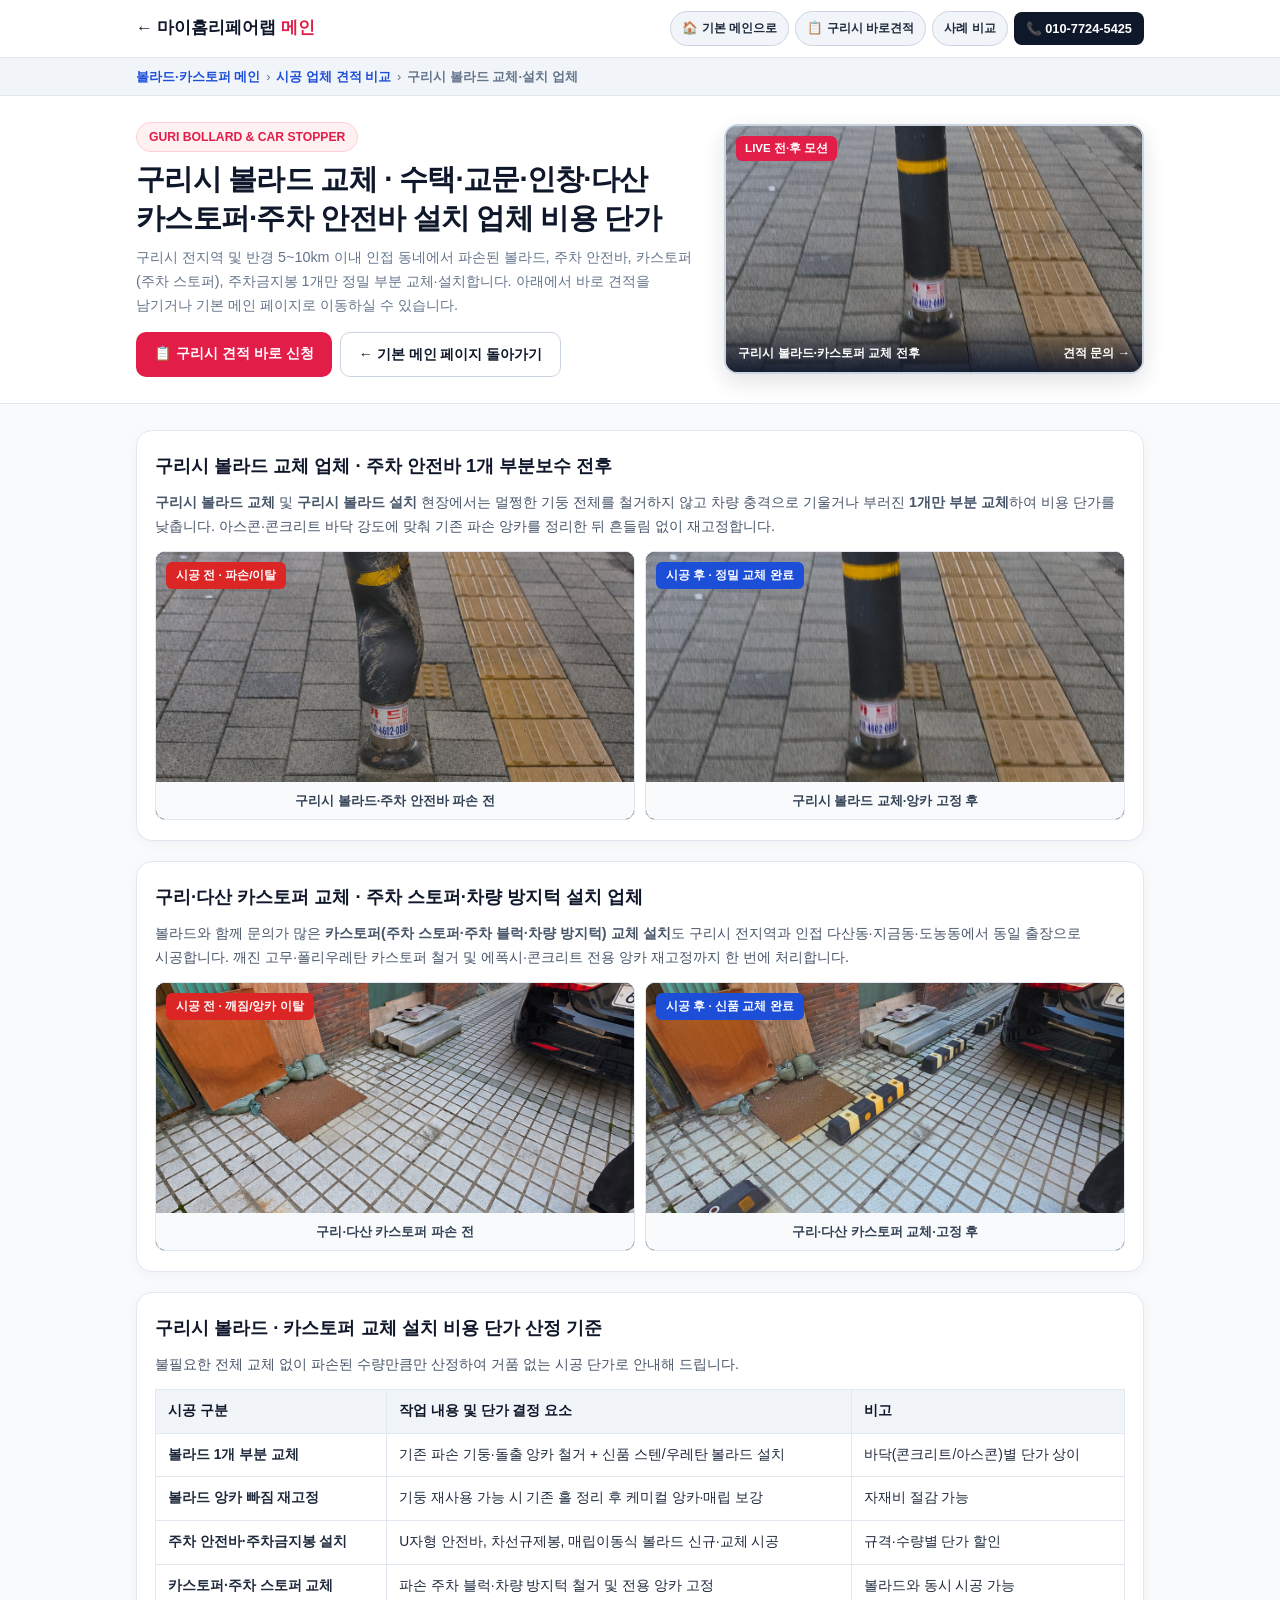
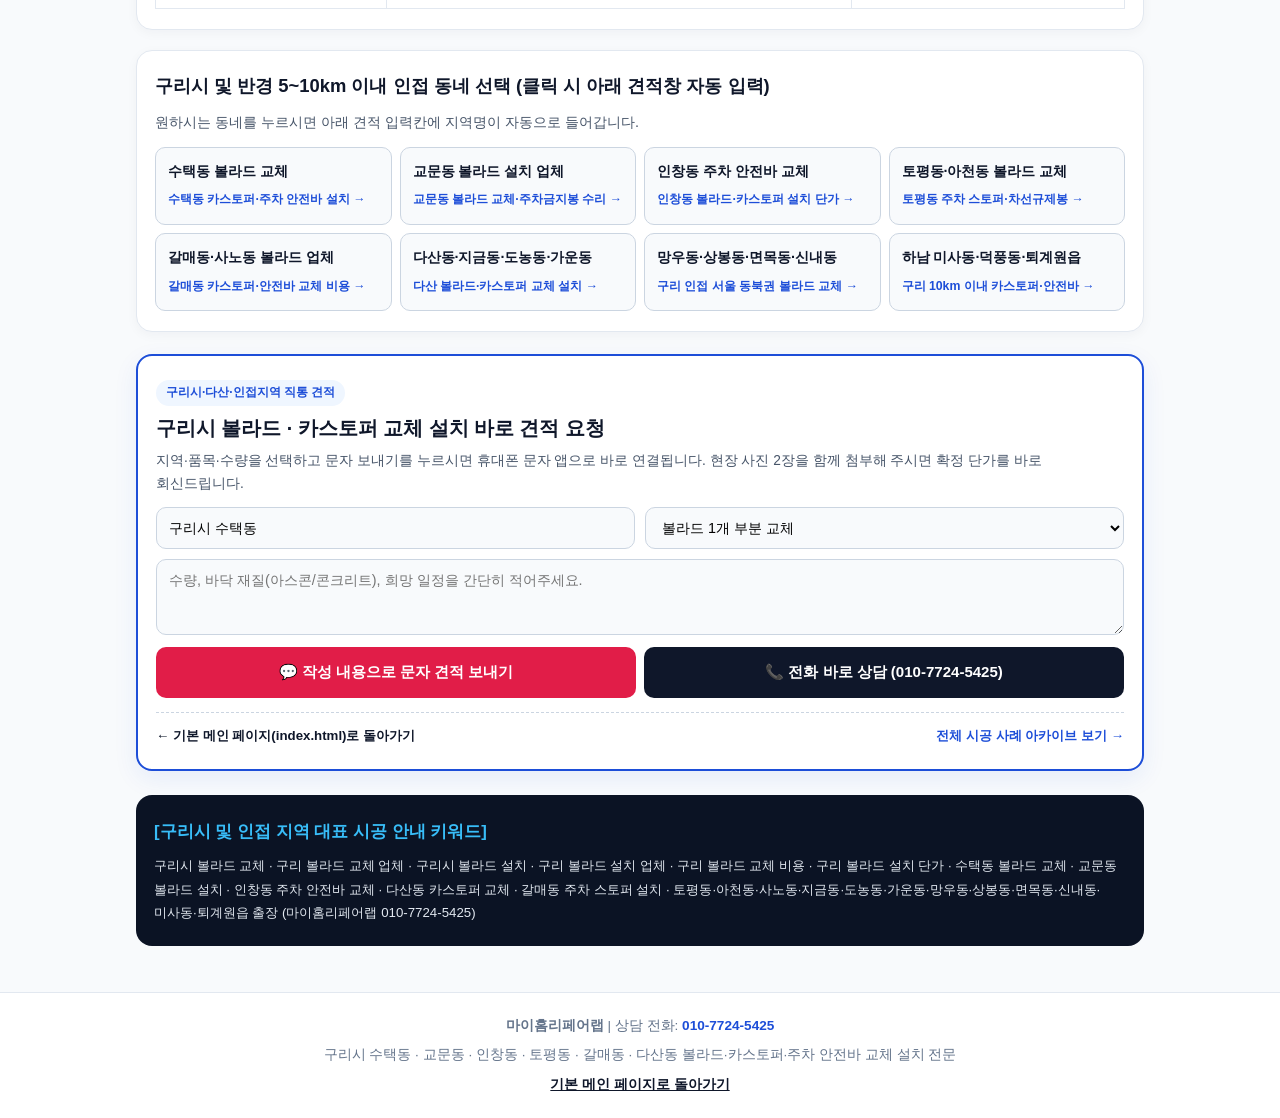
<file: 구리시_볼라드.html>
<!DOCTYPE html>
<html lang="ko">
<head>
  <meta charset="utf-8" />
  <meta name="viewport" content="width=device-width, initial-scale=1" />
  <title>구리시 볼라드 교체 · 수택·교문·인창·다산 카스토퍼·주차 안전바 설치 업체 비용 단가 | 마이홈리페어랩</title>
  <meta name="description" content="구리시 볼라드 교체 업체, 수택동·교문동·인창동·다산동·갈매동 볼라드 설치 및 카스토퍼·주차 스토퍼·주차 안전바 1개 부분교체 비용 단가 안내. 010-7724-5425" />
  <meta name="keywords" content="구리시 볼라드 교체, 구리 볼라드 교체 업체, 구리시 볼라드 설치, 구리 볼라드 설치 업체, 구리 볼라드 교체 비용, 구리 볼라드 설치 단가, 수택동 볼라드 교체, 교문동 볼라드 설치, 인창동 주차 안전바 교체, 다산동 카스토퍼 교체, 다산 주차 스토퍼 설치, 갈매동 볼라드 업체, 토평동 주차금지봉 수리, 마이홈리페어랩" />
  <meta name="robots" content="index, follow, max-image-preview:large" />
  <link rel="canonical" href="https://organiccej.github.io/%EA%B5%AC%EB%A6%AC%EC%8B%9C_%EB%B3%BC%EB%9D%BC%EB%93%9C.html" />

  <meta name="image" content="https://organiccej.github.io/assets/guri_bollard_after.jpg" />
  <meta property="og:site_name" content="마이홈리페어랩" />
  <meta property="og:locale" content="ko_KR" />
  <meta property="og:type" content="website" />
  <meta property="og:title" content="구리시 볼라드 교체 · 수택·교문·인창·다산 카스토퍼·주차 안전바 설치 업체 비용 단가" />
  <meta property="og:description" content="구리시 수택동·교문동·인창동·다산동 볼라드 교체 설치 업체 및 카스토퍼·주차 안전바 1개 부분교체 비용 단가 안내 (010-7724-5425)" />
  <meta property="og:url" content="https://organiccej.github.io/%EA%B5%AC%EB%A6%AC%EC%8B%9C_%EB%B3%BC%EB%9D%BC%EB%93%9C.html" />
  <meta property="og:image" content="https://organiccej.github.io/assets/guri_bollard_after.jpg" />
  <meta property="og:image:width" content="1200" />
  <meta property="og:image:height" content="630" />

  <!-- JSON-LD: BreadcrumbList + HomeAndConstructionBusiness -->
  <script type="application/ld+json">
  {
    "@context": "https://schema.org",
    "@graph": [
      {
        "@type": "BreadcrumbList",
        "itemListElement": [
          {
            "@type": "ListItem",
            "position": 1,
            "name": "볼라드·카스토퍼 메인",
            "item": "https://organiccej.github.io/"
          },
          {
            "@type": "ListItem",
            "position": 2,
            "name": "시공 업체 견적 비교",
            "item": "https://organiccej.github.io/bollard-archive.html"
          },
          {
            "@type": "ListItem",
            "position": 3,
            "name": "구리시 볼라드 교체·설치 업체",
            "item": "https://organiccej.github.io/%EA%B5%AC%EB%A6%AC%EC%8B%9C_%EB%B3%BC%EB%9D%BC%EB%93%9C.html"
          }
        ]
      },
      {
        "@type": "HomeAndConstructionBusiness",
        "name": "마이홈리페어랩",
        "url": "https://organiccej.github.io/%EA%B5%AC%EB%A6%AC%EC%8B%9C_%EB%B3%BC%EB%9D%BC%EB%93%9C.html",
        "telephone": "010-7724-5425",
        "image": [
          "https://organiccej.github.io/assets/guri_bollard_after.jpg",
          "https://organiccej.github.io/assets/guri_stopper_after.jpg"
        ],
        "areaServed": ["구리시", "수택동", "교문동", "인창동", "토평동", "갈매동", "다산동", "지금동", "도농동", "가운동", "망우동", "면목동", "미사동"]
      }
    ]
  }
  </script>

  <style>
    :root { --primary:#1d4ed8; --navy:#0f172a; --red:#e11d48; --bg:#f8fafc; --white:#ffffff; --text:#1e293b; --muted:#64748b; --border:#e2e8f0; }
    * { box-sizing:border-box; }
    body { margin:0; font-family:-apple-system,BlinkMacSystemFont,"Apple SD Gothic Neo","Pretendard","Malgun Gothic",sans-serif; background:var(--bg); color:var(--text); line-height:1.65; word-break:keep-all; }
    a { color:inherit; text-decoration:none; }
    .container { max-width:1040px; margin:0 auto; padding:0 16px; }
    .header { position:sticky; top:0; z-index:100; background:rgba(255,255,255,0.97); backdrop-filter:blur(10px); border-bottom:1px solid var(--border); }
    .header-inner { display:flex; align-items:center; justify-content:space-between; padding:11px 16px; gap:8px; flex-wrap:wrap; }
    .logo { font-size:1.05rem; font-weight:900; color:var(--navy); }
    .logo span { color:var(--red); }
    .nav-btns { display:flex; gap:6px; align-items:center; flex-wrap:wrap; }
    .pill-btn { background:#f1f5f9; border:1px solid #cbd5e1; padding:6px 11px; border-radius:999px; font-size:0.78rem; font-weight:800; white-space:nowrap; }
    .call-btn { background:var(--navy); color:#fff; padding:6px 12px; border-radius:8px; font-size:0.8rem; font-weight:800; white-space:nowrap; }

    .breadcrumb-bar { background:#f1f5f9; border-bottom:1px solid var(--border); padding:8px 0; font-size:0.8rem; color:var(--muted); }
    .breadcrumb-list { display:flex; flex-wrap:wrap; gap:6px; align-items:center; margin:0; padding:0; list-style:none; }
    .breadcrumb-list a { color:var(--primary); font-weight:700; }

    .hero { background:var(--white); border-bottom:1px solid var(--border); padding:26px 0; }
    .hero-grid { display:grid; grid-template-columns:1.15fr 0.85fr; gap:20px; align-items:center; }
    @media (max-width:780px) { .hero-grid { grid-template-columns:1fr; } }
    .hero-tag { display:inline-block; font-size:0.76rem; font-weight:800; color:var(--red); background:#fff1f2; border:1px solid #fecdd3; padding:4px 12px; border-radius:999px; margin-bottom:8px; }
    h1 { font-size:clamp(1.28rem,3vw,1.82rem); font-weight:900; color:var(--navy); margin:0 0 8px; letter-spacing:-0.025em; line-height:1.35; }
    .hero p { font-size:0.9rem; color:var(--muted); margin:0 0 14px; }
    .hero-cta-row { display:flex; flex-wrap:wrap; gap:8px; }
    .btn-red { background:var(--red); color:#fff; padding:10px 18px; border-radius:10px; font-size:0.88rem; font-weight:800; }
    .btn-outline { background:#fff; color:var(--navy); border:1px solid #cbd5e1; padding:10px 18px; border-radius:10px; font-size:0.88rem; font-weight:800; }

    .gif-hook-box { position:relative; border-radius:14px; overflow:hidden; border:2px solid #cbd5e1; background:#0f172a; box-shadow:0 8px 22px rgba(15,23,42,0.12); height:250px; }
    @media (max-width:640px) { .gif-hook-box { height:205px; } }
    .gif-slide-img { position:absolute; inset:0; width:100%; height:100%; object-fit:cover; }
    .gif-slide-img.img-after { animation: gifMotionAfter 6s infinite ease-in-out; }
    .gif-slide-img.img-before { animation: gifMotionBefore 6s infinite ease-in-out; }
    @keyframes gifMotionAfter {
      0%, 46% { opacity:1; transform:scale(1.02) translateX(0); }
      50%, 96% { opacity:0; transform:scale(1.07) translateX(-2%); }
      100% { opacity:1; transform:scale(1.02) translateX(0); }
    }
    @keyframes gifMotionBefore {
      0%, 46% { opacity:0; transform:scale(1.05); }
      50%, 96% { opacity:1; transform:scale(1.0) translateX(2%); }
      100% { opacity:0; transform:scale(1.05); }
    }
    .gif-badge { position:absolute; top:10px; left:10px; z-index:2; background:#e11d48; color:#fff; font-size:0.72rem; font-weight:900; padding:3px 9px; border-radius:6px; }
    .gif-caption { position:absolute; left:0; right:0; bottom:0; z-index:2; background:linear-gradient(transparent, rgba(15,23,42,0.9)); color:#fff; padding:18px 12px 9px; font-size:0.78rem; font-weight:800; display:flex; justify-content:space-between; align-items:center; }

    .sec { padding:26px 0 46px; }
    .card-box { background:#fff; border:1px solid var(--border); border-radius:16px; padding:20px 18px; margin-bottom:20px; box-shadow:0 3px 12px rgba(15,23,42,0.04); }
    .card-box h2 { font-size:1.15rem; font-weight:900; color:var(--navy); margin:0 0 10px; }
    .card-box p { font-size:0.9rem; color:#475569; margin:0 0 12px; }

    .ba-grid { display:grid !important; grid-template-columns:repeat(2,1fr) !important; gap:10px !important; }
    .ba-fig { margin:0; position:relative; border-radius:10px; overflow:hidden; border:1px solid var(--border); background:#0f172a; }
    .ba-fig img { width:100%; height:230px; object-fit:cover; display:block; }
    @media (max-width:640px) {
      .ba-fig img { height:150px !important; }
      .ba-tag { top:6px !important; left:6px !important; padding:2px 8px !important; font-size:0.68rem !important; }
      .ba-fig figcaption { padding:6px !important; font-size:0.74rem !important; }
    }
    .ba-tag { position:absolute; top:10px; left:10px; padding:4px 10px; border-radius:6px; font-size:0.74rem; font-weight:800; color:#fff; background:#dc2626; }
    .ba-tag.after { background:var(--primary); }
    .ba-fig figcaption { background:#f8fafc; padding:8px 10px; font-size:0.8rem; font-weight:700; color:#334155; text-align:center; }

    .price-table { width:100%; border-collapse:collapse; margin-top:10px; font-size:0.86rem; }
    .price-table th, .price-table td { border:1px solid var(--border); padding:10px 12px; text-align:left; }
    .price-table th { background:#f1f5f9; color:var(--navy); font-weight:800; }

    .dong-links { display:grid; grid-template-columns:repeat(auto-fit,minmax(190px,1fr)); gap:8px; margin-top:12px; }
    .dong-card { display:block; background:#f8fafc; border:1px solid #cbd5e1; border-radius:10px; padding:12px; cursor:pointer; }
    .dong-card strong { display:block; font-size:0.9rem; font-weight:900; color:var(--navy); margin-bottom:2px; }
    .dong-card span { font-size:0.77rem; color:var(--primary); font-weight:700; }

    /* 구리시 페이지 내 바로 견적 폼 */
    .quote-box { background:#ffffff; border:2px solid #1d4ed8; border-radius:16px; padding:22px 18px; margin-top:22px; box-shadow:0 8px 24px rgba(29,78,216,0.08); }
    .quote-grid { display:grid; grid-template-columns:repeat(2,1fr); gap:10px; margin-top:12px; }
    @media (max-width:640px) { .quote-grid { grid-template-columns:1fr; } }
    .q-input, .q-select, .q-textarea { width:100%; padding:11px 12px; border:1px solid #cbd5e1; border-radius:10px; font-size:0.9rem; font-family:inherit; background:#f8fafc; }
    .q-textarea { grid-column:1 / -1; min-height:76px; resize:vertical; }
    .q-btn-row { display:grid; grid-template-columns:1fr 1fr; gap:8px; margin-top:12px; }
    @media (max-width:640px) { .q-btn-row { grid-template-columns:1fr; } }
    .btn-sms { background:#e11d48; color:#fff; border:none; padding:13px; border-radius:10px; font-size:0.94rem; font-weight:900; cursor:pointer; text-align:center; }
    .btn-call-lg { background:#0f172a; color:#fff; padding:13px; border-radius:10px; font-size:0.94rem; font-weight:900; text-align:center; display:block; }

    .seo-summary-box { background:#0b1324; color:#e2e8f0; border-radius:16px; padding:22px 18px; margin-top:24px; font-size:0.83rem; line-height:1.75; }
    .seo-summary-box h2 { color:#38bdf8; font-size:1.05rem; margin:0 0 8px; }
  </style>
</head>
<body>

  <header class="header">
    <div class="container header-inner">
      <a class="logo" href="index.html">← 마이홈리페어랩 <span>메인</span></a>
      <div class="nav-btns">
        <a class="pill-btn" href="index.html">🏠 기본 메인으로</a>
        <a class="pill-btn" href="#guri-quote">📋 구리시 바로견적</a>
        <a class="pill-btn" href="bollard-archive.html">사례 비교</a>
        <a class="call-btn" href="tel:010-7724-5425">📞 010-7724-5425</a>
      </div>
    </div>
  </header>

  <nav class="breadcrumb-bar" aria-label="경로 안내">
    <div class="container">
      <ol class="breadcrumb-list">
        <li><a href="index.html">볼라드·카스토퍼 메인</a></li>
        <li>›</li>
        <li><a href="bollard-archive.html">시공 업체 견적 비교</a></li>
        <li>›</li>
        <li><strong>구리시 볼라드 교체·설치 업체</strong></li>
      </ol>
    </div>
  </nav>

  <section class="hero">
    <div class="container hero-grid">
      <div>
        <span class="hero-tag">GURI BOLLARD &amp; CAR STOPPER</span>
        <h1>구리시 볼라드 교체 · 수택·교문·인창·다산 카스토퍼·주차 안전바 설치 업체 비용 단가</h1>
        <p>구리시 전지역 및 반경 5~10km 이내 인접 동네에서 파손된 볼라드, 주차 안전바, 카스토퍼(주차 스토퍼), 주차금지봉 1개만 정밀 부분 교체·설치합니다. 아래에서 바로 견적을 남기거나 기본 메인 페이지로 이동하실 수 있습니다.</p>
        <div class="hero-cta-row">
          <a class="btn-red" href="#guri-quote">📋 구리시 견적 바로 신청</a>
          <a class="btn-outline" href="index.html">← 기본 메인 페이지 돌아가기</a>
        </div>
      </div>

      <a href="#guri-quote" class="gif-hook-box" aria-label="구리시 볼라드 교체 전후 대표 모션 보기">
        <span class="gif-badge">LIVE 전·후 모션</span>
        <img class="gif-slide-img img-before" src="assets/guri_bollard_before.jpg" alt="구리시 볼라드 교체 업체 수택동 카스토퍼 시공 전 대표 사진" />
        <img class="gif-slide-img img-after" src="assets/guri_bollard_after.jpg" alt="구리시 볼라드 설치 업체 교문동 인창동 주차 안전바 시공 후 대표 사진" />
        <div class="gif-caption">
          <span>구리시 볼라드·카스토퍼 교체 전후</span>
          <span>견적 문의 →</span>
        </div>
      </a>
    </div>
  </section>

  <main class="sec">
    <div class="container">

      <article class="card-box">
        <h2>구리시 볼라드 교체 업체 · 주차 안전바 1개 부분보수 전후</h2>
        <p>
          <strong>구리시 볼라드 교체</strong> 및 <strong>구리시 볼라드 설치</strong> 현장에서는 멀쩡한 기둥 전체를 철거하지 않고 차량 충격으로 기울거나 부러진 <strong>1개만 부분 교체</strong>하여 비용 단가를 낮춥니다. 아스콘·콘크리트 바닥 강도에 맞춰 기존 파손 앙카를 정리한 뒤 흔들림 없이 재고정합니다.
        </p>
        <div class="ba-grid">
          <figure class="ba-fig">
            <img src="assets/guri_bollard_before.jpg" alt="구리시 볼라드 교체 업체 수택동 교문동 파손 시공 전" loading="lazy" />
            <span class="ba-tag">시공 전 · 파손/이탈</span>
            <figcaption>구리시 볼라드·주차 안전바 파손 전</figcaption>
          </figure>
          <figure class="ba-fig">
            <img src="assets/guri_bollard_after.jpg" alt="구리시 볼라드 설치 업체 인창동 다산동 고정 완료 시공 후" loading="lazy" />
            <span class="ba-tag after">시공 후 · 정밀 교체 완료</span>
            <figcaption>구리시 볼라드 교체·앙카 고정 후</figcaption>
          </figure>
        </div>
      </article>

      <article class="card-box">
        <h2>구리·다산 카스토퍼 교체 · 주차 스토퍼·차량 방지턱 설치 업체</h2>
        <p>
          볼라드와 함께 문의가 많은 <strong>카스토퍼(주차 스토퍼·주차 블럭·차량 방지턱) 교체 설치</strong>도 구리시 전지역과 인접 다산동·지금동·도농동에서 동일 출장으로 시공합니다. 깨진 고무·폴리우레탄 카스토퍼 철거 및 에폭시·콘크리트 전용 앙카 재고정까지 한 번에 처리합니다.
        </p>
        <div class="ba-grid">
          <figure class="ba-fig">
            <img src="assets/guri_stopper_before.jpg" alt="구리 카스토퍼 교체 다산동 주차 스토퍼 파손 시공 전" loading="lazy" />
            <span class="ba-tag">시공 전 · 깨짐/앙카 이탈</span>
            <figcaption>구리·다산 카스토퍼 파손 전</figcaption>
          </figure>
          <figure class="ba-fig">
            <img src="assets/guri_stopper_after.jpg" alt="구리 카스토퍼 설치 업체 주차 스토퍼 고정 완료 시공 후" loading="lazy" />
            <span class="ba-tag after">시공 후 · 신품 교체 완료</span>
            <figcaption>구리·다산 카스토퍼 교체·고정 후</figcaption>
          </figure>
        </div>
      </article>

      <section class="card-box" aria-label="구리시 볼라드 및 카스토퍼 교체 설치 비용 단가 안내">
        <h2>구리시 볼라드 · 카스토퍼 교체 설치 비용 단가 산정 기준</h2>
        <p>불필요한 전체 교체 없이 파손된 수량만큼만 산정하여 거품 없는 시공 단가로 안내해 드립니다.</p>
        <table class="price-table">
          <thead>
            <tr>
              <th>시공 구분</th>
              <th>작업 내용 및 단가 결정 요소</th>
              <th>비고</th>
            </tr>
          </thead>
          <tbody>
            <tr>
              <td><strong>볼라드 1개 부분 교체</strong></td>
              <td>기존 파손 기둥·돌출 앙카 철거 + 신품 스텐/우레탄 볼라드 설치</td>
              <td>바닥(콘크리트/아스콘)별 단가 상이</td>
            </tr>
            <tr>
              <td><strong>볼라드 앙카 빠짐 재고정</strong></td>
              <td>기둥 재사용 가능 시 기존 홀 정리 후 케미컬 앙카·매립 보강</td>
              <td>자재비 절감 가능</td>
            </tr>
            <tr>
              <td><strong>주차 안전바·주차금지봉 설치</strong></td>
              <td>U자형 안전바, 차선규제봉, 매립이동식 볼라드 신규·교체 시공</td>
              <td>규격·수량별 단가 할인</td>
            </tr>
            <tr>
              <td><strong>카스토퍼·주차 스토퍼 교체</strong></td>
              <td>파손 주차 블럭·차량 방지턱 철거 및 전용 앙카 고정</td>
              <td>볼라드와 동시 시공 가능</td>
            </tr>
          </tbody>
        </table>
      </section>

      <section class="card-box" aria-label="구리시 및 5~10km 반경 인접 동네 출장 안내">
        <h2>구리시 및 반경 5~10km 이내 인접 동네 선택 (클릭 시 아래 견적창 자동 입력)</h2>
        <p>원하시는 동네를 누르시면 아래 견적 입력칸에 지역명이 자동으로 들어갑니다.</p>
        <div class="dong-links">
          <div class="dong-card" onclick="setGuriRegion('구리시 수택동')">
            <strong>수택동 볼라드 교체</strong>
            <span>수택동 카스토퍼·주차 안전바 설치 →</span>
          </div>
          <div class="dong-card" onclick="setGuriRegion('구리시 교문동')">
            <strong>교문동 볼라드 설치 업체</strong>
            <span>교문동 볼라드 교체·주차금지봉 수리 →</span>
          </div>
          <div class="dong-card" onclick="setGuriRegion('구리시 인창동')">
            <strong>인창동 주차 안전바 교체</strong>
            <span>인창동 볼라드·카스토퍼 설치 단가 →</span>
          </div>
          <div class="dong-card" onclick="setGuriRegion('구리시 토평동·아천동')">
            <strong>토평동·아천동 볼라드 교체</strong>
            <span>토평동 주차 스토퍼·차선규제봉 →</span>
          </div>
          <div class="dong-card" onclick="setGuriRegion('구리시 갈매동·사노동')">
            <strong>갈매동·사노동 볼라드 업체</strong>
            <span>갈매동 카스토퍼·안전바 교체 비용 →</span>
          </div>
          <div class="dong-card" onclick="setGuriRegion('남양주시 다산동·지금동·도농동')">
            <strong>다산동·지금동·도농동·가운동</strong>
            <span>다산 볼라드·카스토퍼 교체 설치 →</span>
          </div>
          <div class="dong-card" onclick="setGuriRegion('서울 중랑구 망우동·상봉동·면목동')">
            <strong>망우동·상봉동·면목동·신내동</strong>
            <span>구리 인접 서울 동북권 볼라드 교체 →</span>
          </div>
          <div class="dong-card" onclick="setGuriRegion('하남시 미사동·덕풍동')">
            <strong>하남 미사동·덕풍동·퇴계원읍</strong>
            <span>구리 10km 이내 카스토퍼·안전바 →</span>
          </div>
        </div>
      </section>

      <!-- 구리시 페이지 내 바로 견적 신청 박스 -->
      <section class="quote-box" id="guri-quote" aria-label="구리시 볼라드 카스토퍼 바로 견적 문의">
        <span style="display:inline-block; font-size:0.75rem; font-weight:800; color:#1d4ed8; background:#eff6ff; padding:3px 10px; border-radius:999px; margin-bottom:6px;">구리시·다산·인접지역 직통 견적</span>
        <h2 style="font-size:1.22rem; font-weight:900; color:#0f172a; margin:0 0 6px;">구리시 볼라드 · 카스토퍼 교체 설치 바로 견적 요청</h2>
        <p style="font-size:0.86rem; color:#475569; margin:0;">지역·품목·수량을 선택하고 문자 보내기를 누르시면 휴대폰 문자 앱으로 바로 연결됩니다. 현장 사진 2장을 함께 첨부해 주시면 확정 단가를 바로 회신드립니다.</p>

        <div class="quote-grid">
          <input type="text" id="q-region" class="q-input" value="구리시 수택동" placeholder="지역 (예: 구리시 수택동, 다산동)" />
          <select id="q-item" class="q-select">
            <option value="볼라드 1개 부분 교체">볼라드 1개 부분 교체</option>
            <option value="볼라드 신규 설치">볼라드 신규 설치</option>
            <option value="볼라드 앙카 빠짐 재고정">볼라드 앙카 빠짐 재고정</option>
            <option value="주차 안전바·주차금지봉 교체">주차 안전바·주차금지봉 교체</option>
            <option value="카스토퍼·주차 스토퍼 교체 설치">카스토퍼·주차 스토퍼 교체 설치</option>
          </select>
          <textarea id="q-memo" class="q-textarea" placeholder="수량, 바닥 재질(아스콘/콘크리트), 희망 일정을 간단히 적어주세요."></textarea>
        </div>

        <div class="q-btn-row">
          <button type="button" class="btn-sms" onclick="sendGuriSms()">💬 작성 내용으로 문자 견적 보내기</button>
          <a class="btn-call-lg" href="tel:010-7724-5425">📞 전화 바로 상담 (010-7724-5425)</a>
        </div>

        <div style="margin-top:14px; padding-top:12px; border-top:1px dashed #cbd5e1; display:flex; flex-wrap:wrap; justify-content:space-between; gap:8px; font-size:0.83rem; font-weight:800;">
          <a href="index.html" style="color:#0f172a;">← 기본 메인 페이지(index.html)로 돌아가기</a>
          <a href="bollard-archive.html" style="color:#1d4ed8;">전체 시공 사례 아카이브 보기 →</a>
        </div>
      </section>

      <div class="seo-summary-box">
        <h2>[구리시 및 인접 지역 대표 시공 안내 키워드]</h2>
        구리시 볼라드 교체 · 구리 볼라드 교체 업체 · 구리시 볼라드 설치 · 구리 볼라드 설치 업체 · 구리 볼라드 교체 비용 · 구리 볼라드 설치 단가 · 수택동 볼라드 교체 · 교문동 볼라드 설치 · 인창동 주차 안전바 교체 · 다산동 카스토퍼 교체 · 갈매동 주차 스토퍼 설치 · 토평동·아천동·사노동·지금동·도농동·가운동·망우동·상봉동·면목동·신내동·미사동·퇴계원읍 출장 (마이홈리페어랩 010-7724-5425)
      </div>

    </div>
  </main>

  <footer style="background:#fff; border-top:1px solid var(--border); padding:22px 16px; text-align:center; font-size:0.85rem; color:var(--muted);">
    <p style="margin:0 0 6px;"><strong>마이홈리페어랩</strong> | 상담 전화: <a href="tel:010-7724-5425" style="color:var(--primary); font-weight:800;">010-7724-5425</a></p>
    <p style="margin:0 0 8px;">구리시 수택동 · 교문동 · 인창동 · 토평동 · 갈매동 · 다산동 볼라드·카스토퍼·주차 안전바 교체 설치 전문</p>
    <p style="margin:0;"><a href="index.html" style="color:#0f172a; font-weight:800; text-decoration:underline;">기본 메인 페이지로 돌아가기</a></p>
  </footer>

  <script>
    function setGuriRegion(regionName) {
      const input = document.getElementById('q-region');
      const box = document.getElementById('guri-quote');
      if (input) input.value = regionName;
      if (box) box.scrollIntoView({ behavior: 'smooth', block: 'center' });
    }

    function sendGuriSms() {
      const region = document.getElementById('q-region').value.trim() || '구리시';
      const item = document.getElementById('q-item').value;
      const memo = document.getElementById('q-memo').value.trim();
      const body = `[마이홈리페어랩 견적문의]\n지역: ${region}\n품목: ${item}\n내용: ${memo || '현장 사진 첨부 예정'}`;
      window.location.href = `sms:010-7724-5425?body=${encodeURIComponent(body)}`;
    }
  </script>

</body>
</html>
</file>
